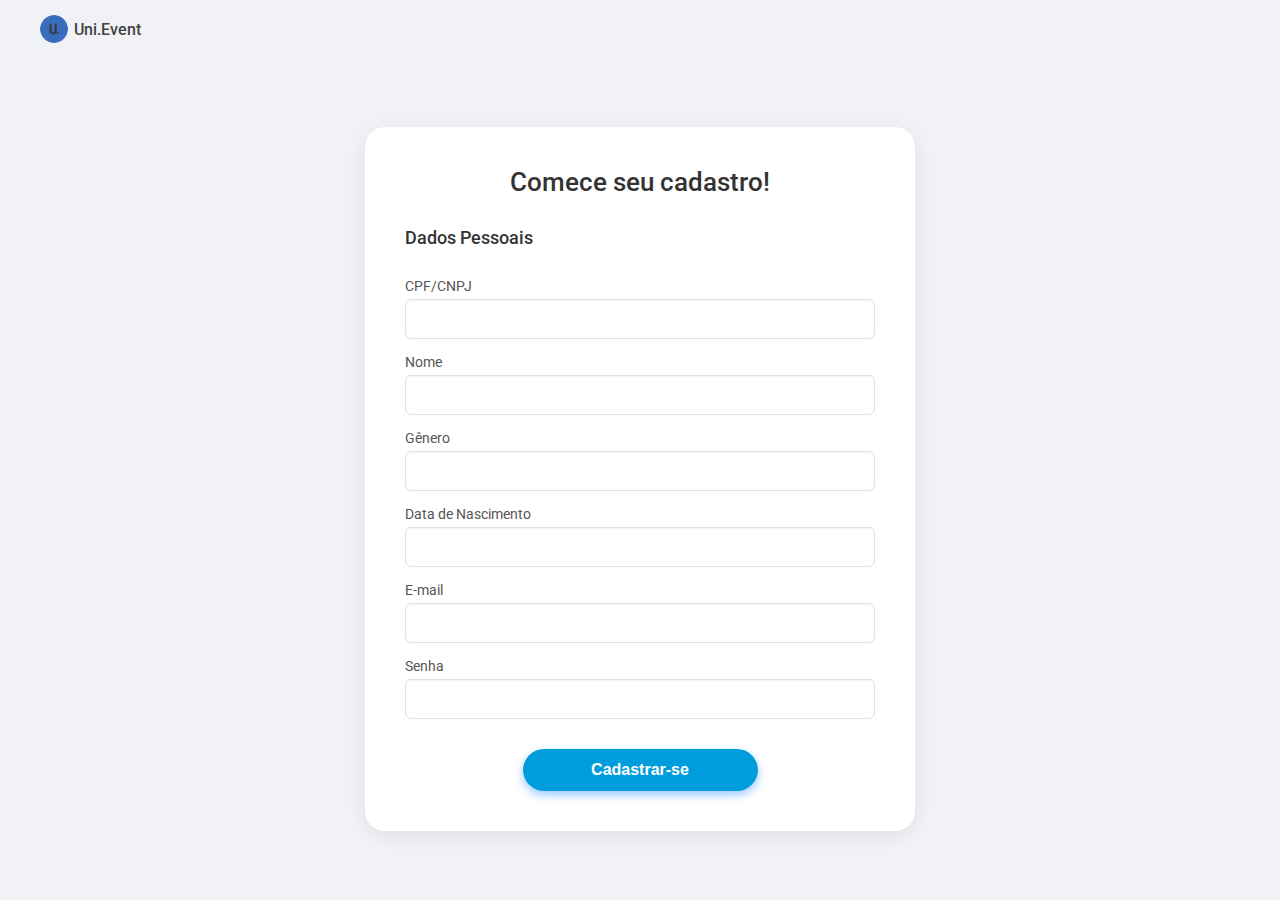
<file: index.html>
<!DOCTYPE html>
<html lang="pt-BR">
<head>
    <meta charset="UTF-8">
    <meta name="viewport" content="width=device-width, initial-scale=1.0">
    <title>Uni.Event - Cadastro</title>
    <link rel="stylesheet" href="style.css"> 
    <link href="https://fonts.googleapis.com/css2?family=Roboto:wght@400;500;700&display=swap" rel="stylesheet">
</head>
<body>
    <header class="cabecalho">
        <div class="cabecalho-logo">
            <div class="logo-circulo-imagem"></div>
            <div class="logo-texto">Uni.Event</div>
        </div>
    </header>

    <div class="conteudo-principal">
        <div class="cartao-cadastro">
            <h1 class="titulo-cartao">Comece seu cadastro!</h1>
            
            <div class="container-formulario">
                <h2 class="titulo-secao-formulario">Dados Pessoais</h2>
                
                <form class="formulario-cadastro">
                    
                    <label class="rotulo-input" for="cpf_cnpj">CPF/CNPJ</label>
                    <input type="text" id="cpf_cnpj" class="campo-texto-input">
                    
                    <label class="rotulo-input" for="nome">Nome</label>
                    <input type="text" id="nome" class="campo-texto-input">
                    
                    <label class="rotulo-input" for="genero">Gênero</label>
                    <input type="text" id="genero" class="campo-texto-input">
                    
                    <label class="rotulo-input" for="data_nascimento">Data de Nascimento</label>
                    <input type="text" id="data_nascimento" class="campo-texto-input">

                    <label class="rotulo-input" for="email">E-mail</label>
                    <input type="email" id="email" class="campo-texto-input">
                    
                    <label class="rotulo-input" for="senha">Senha</label>
                    <input type="password" id="senha" class="campo-texto-input">
                    
                    <button type="submit" class="botao-enviar">
                        <a href="./home.html">
                            Cadastrar-se
                        </a>
                    </button>
                </form>
            </div>
        </div>
    </div>
</body>
</html>
</file>
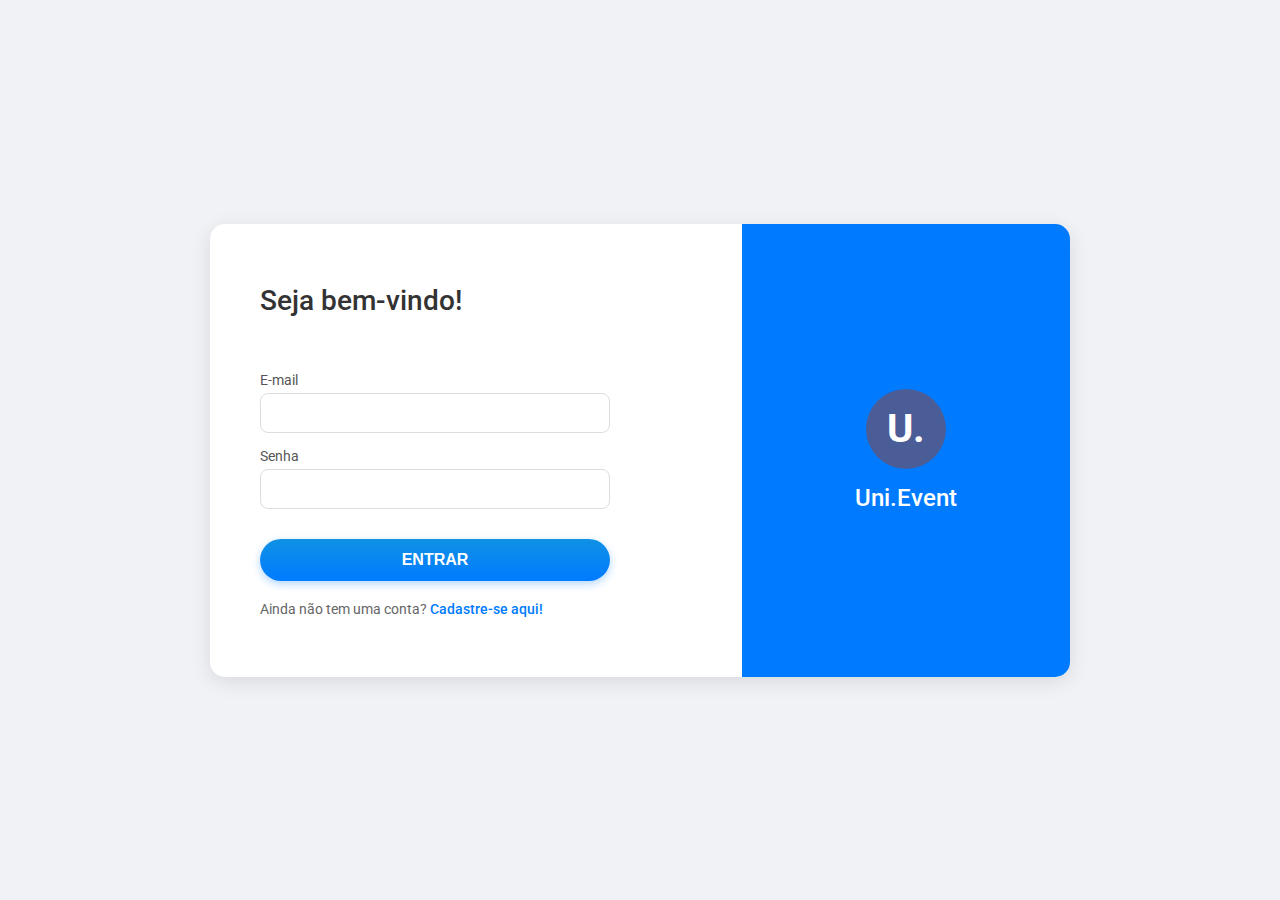
<file: home.html>
<!DOCTYPE html>
<html lang="pt-BR">
<head>
    <meta charset="UTF-8">
    <meta name="viewport" content="width=device-width, initial-scale=1.0">
    <title>Uni.Event - Login</title>
    <link rel="stylesheet" href="home.css">
    <link href="https://fonts.googleapis.com/css2?family=Roboto:wght@400;500;700&display=swap" rel="stylesheet">
</head>
<body>
    <div class="envolvedor-principal">
        <div class="cartao-login">
            
            <div class="area-formulario-login">
                <h1 class="titulo-boas-vindas">Seja bem-vindo!</h1>
                
                <form class="formulario-login">
                    
                    <label class="rotulo-input" for="email">E-mail</label>
                    <input type="email" id="email" class="campo-texto-input">
                    
                    <label class="rotulo-input" for="senha">Senha</label>
                    <input type="password" id="senha" class="campo-texto-input">
                    
                    <button type="submit" class="botao-entrar">
                        <a href="./teste.html">
                            ENTRAR
                        </a>
                    </button>
                    
                </form>

                <p class="link-cadastro">
                    Ainda não tem uma conta? <a href="index.html" class="texto-link-cadastro">Cadastre-se aqui!</a>
                </p>

            </div>
            
            <div class="area-marca">
                <div class="container-logo-marca">
                    <div class="circulo-logo-marca">U.</div>
                    <div class="nome-marca">Uni.Event</div>
                </div>
            </div>

        </div>
    </div>
</body>
</html>
</file>
<file: style.css>
@import url('https://fonts.googleapis.com/css2?family=Roboto:wght@400;500;700&display=swap');

* {
    margin: 0;
    padding: 0;
    box-sizing: border-box;
}

body {
    font-family: 'Roboto', sans-serif;
    background-color: #f0f2f5; 
    display: flex;
    flex-direction: column;
    min-height: 100vh;
}

.cabecalho {
    width: 100%;
    padding: 15px 40px; 
    background-color: transparent;
}

.cabecalho-logo {
    display: flex;
    align-items: center;
}

.logo-circulo-imagem {
    width: 28px; 
    height: 28px; 
    border-radius: 50%;
    
    background-image: url('./img/Logo.png');
    background-size: cover;
    background-position: center;
    background-repeat: no-repeat;
    
    margin-right: 6px;
}

.logo-texto {
    font-size: 16px;
    color: #444; 
    font-weight: 500;
}

.conteudo-principal {
    flex-grow: 1;
    display: flex;
    justify-content: center;
    align-items: center;
    padding: 20px;
}

.cartao-cadastro {
    width: 100%;
    max-width: 550px; 
    background-color: white;
    border-radius: 20px; 
    padding: 40px;
    box-shadow: 0 4px 20px rgba(0, 0, 0, 0.08); 
    text-align: center;
}

.titulo-cartao {
    font-size: 26px; 
    font-weight: 500; 
    color: #333;
    margin-bottom: 30px;
}

.container-formulario {
    text-align: left;
}

.titulo-secao-formulario {
    font-size: 18px;
    font-weight: 500;
    color: #333;
    margin-bottom: 15px;
}

.formulario-cadastro {
    display: flex;
    flex-direction: column;
}

.rotulo-input {
    font-size: 14px;
    color: #555; 
    font-weight: 400;
    margin-top: 15px; 
    margin-bottom: 5px; 
}

.campo-texto-input {
    width: 100%;
    padding: 10px 12px;
    border: 1px solid #e0e0e0; 
    border-radius: 6px; 
    font-size: 16px;
    color: #333;
    outline: none;
    transition: border-color 0.2s;
    box-shadow: inset 0 1px 2px rgba(0, 0, 0, 0.05); 
}

.campo-texto-input:nth-last-of-type(1) {
    margin-bottom: 30px; 
}

.botao-enviar {
    background: linear-gradient(to bottom, #009DDD 0%, #009DDD 100%); 
    color: white;
    font-size: 16px;
    font-weight: 600;
    border: none;
    padding: 0; 
    width: 50%; 
    align-self: center;
    border-radius: 30px; 
    cursor: pointer;
    box-shadow: 0 4px 10px rgba(0, 123, 255, 0.4); 
    transition: background 0.2s, box-shadow 0.2s;
}

.botao-enviar a {
    color: white;
    text-decoration: none;
    display: block;
    padding: 12px 30px; 
}

.botao-enviar:hover {
    box-shadow: 0 6px 15px rgba(0, 123, 255, 0.6);
}
</file>
<file: home.css>
@import url('https://fonts.googleapis.com/css2?family=Roboto:wght@400;500;700&display=swap');

* {
    margin: 0;
    padding: 0;
    box-sizing: border-box;
}

body {
    font-family: 'Roboto', sans-serif;
    background-color: #f0f2f5; 
    min-height: 100vh;
    display: flex;
    justify-content: center;
    align-items: center;
}

.envolvedor-principal {
    width: 100%;
    max-width: 900px; 
    padding: 20px;
}

.cartao-login {
    display: flex;
    background-color: white;
    border-radius: 15px; 
    overflow: hidden; 
    box-shadow: 0 5px 20px rgba(0, 0, 0, 0.1);
}

.area-formulario-login {
    flex: 1.5; 
    padding: 60px 50px;
    display: flex;
    flex-direction: column;
    justify-content: center;
}

.titulo-boas-vindas {
    font-size: 28px;
    font-weight: 500;
    color: #333;
    margin-bottom: 40px;
}

.formulario-login {
    display: flex;
    flex-direction: column;
    width: 100%;
    max-width: 350px;
}

.rotulo-input {
    font-size: 14px;
    color: #555;
    font-weight: 400;
    margin-top: 15px;
    margin-bottom: 5px;
}

.campo-texto-input {
    width: 100%;
    padding: 10px 15px;
    border: 1px solid #ddd;
    border-radius: 8px; 
    font-size: 16px;
    outline: none;
    transition: border-color 0.2s;
}

.botao-entrar {
    margin-top: 30px;
    padding: 0; 
    border: none;
    border-radius: 30px; 
    background: linear-gradient(to bottom, #1091e4, #007bff); 
    cursor: pointer;
    box-shadow: 0 3px 8px rgba(0, 123, 255, 0.3);
    transition: background 0.2s, box-shadow 0.2s;
}

.botao-entrar a {
    text-decoration: none;
    color: white;
    display: block;
    padding: 12px;
    font-size: 16px;
    font-weight: 700;
}

.botao-entrar:hover {
    box-shadow: 0 5px 12px rgba(0, 123, 255, 0.5);
}

.link-cadastro {
    font-size: 14px;
    color: #666;
    margin-top: 20px;
}

.texto-link-cadastro {
    color: #007bff; 
    text-decoration: none;
    font-weight: 500;
}

.texto-link-cadastro:hover {
    text-decoration: underline;
}

/* area azul */

.area-marca {
    flex: 1; 
    background-color: #007bff; 
    display: flex;
    justify-content: center;
    align-items: center;
    text-align: center;
    padding: 20px;
}

.container-logo-marca {
    display: flex;
    flex-direction: column;
    align-items: center;
}

.circulo-logo-marca {
    background-color: #4a5d96; 
    color: white;
    width: 80px;
    height: 80px;
    border-radius: 50%;
    display: flex;
    justify-content: center;
    align-items: center;
    font-size: 40px;
    font-weight: 700;
    margin-bottom: 15px;
}

.nome-marca {
    font-size: 24px;
    color: white;
    font-weight: 500;
}
</file>
